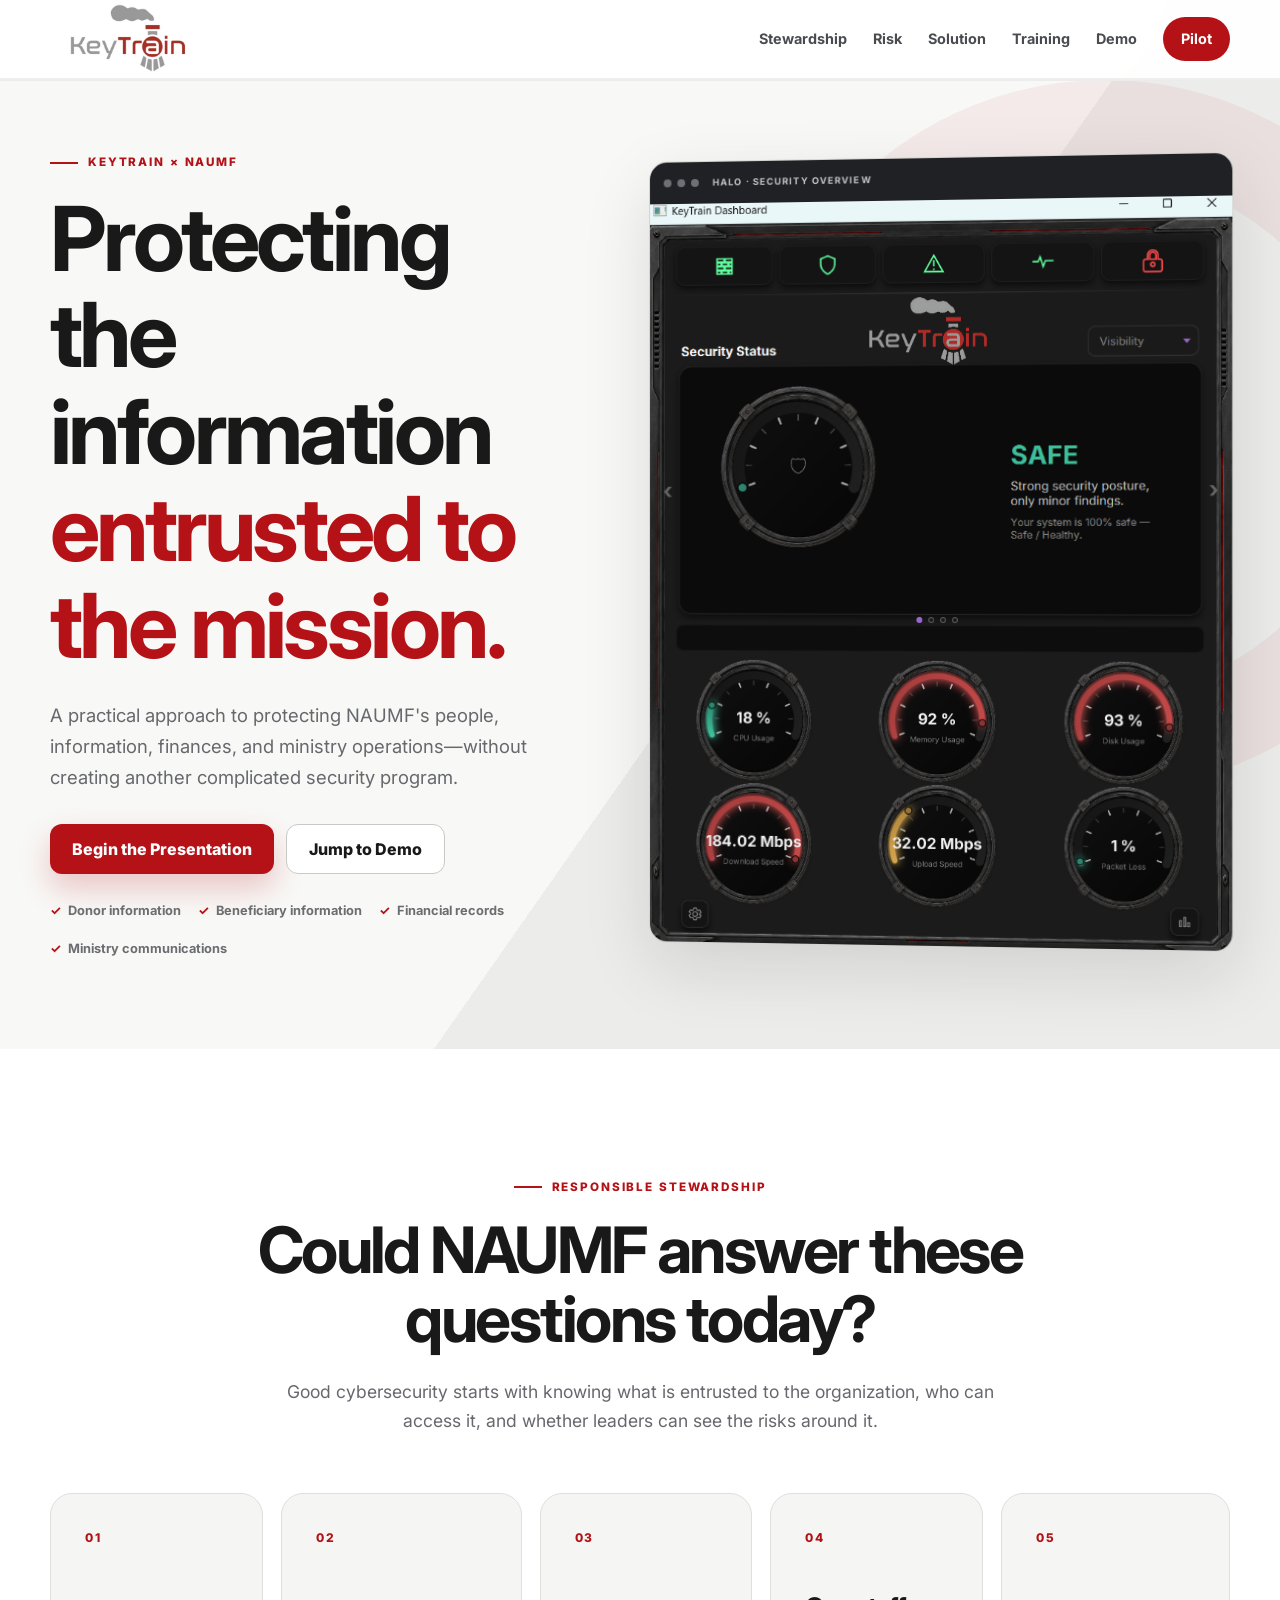
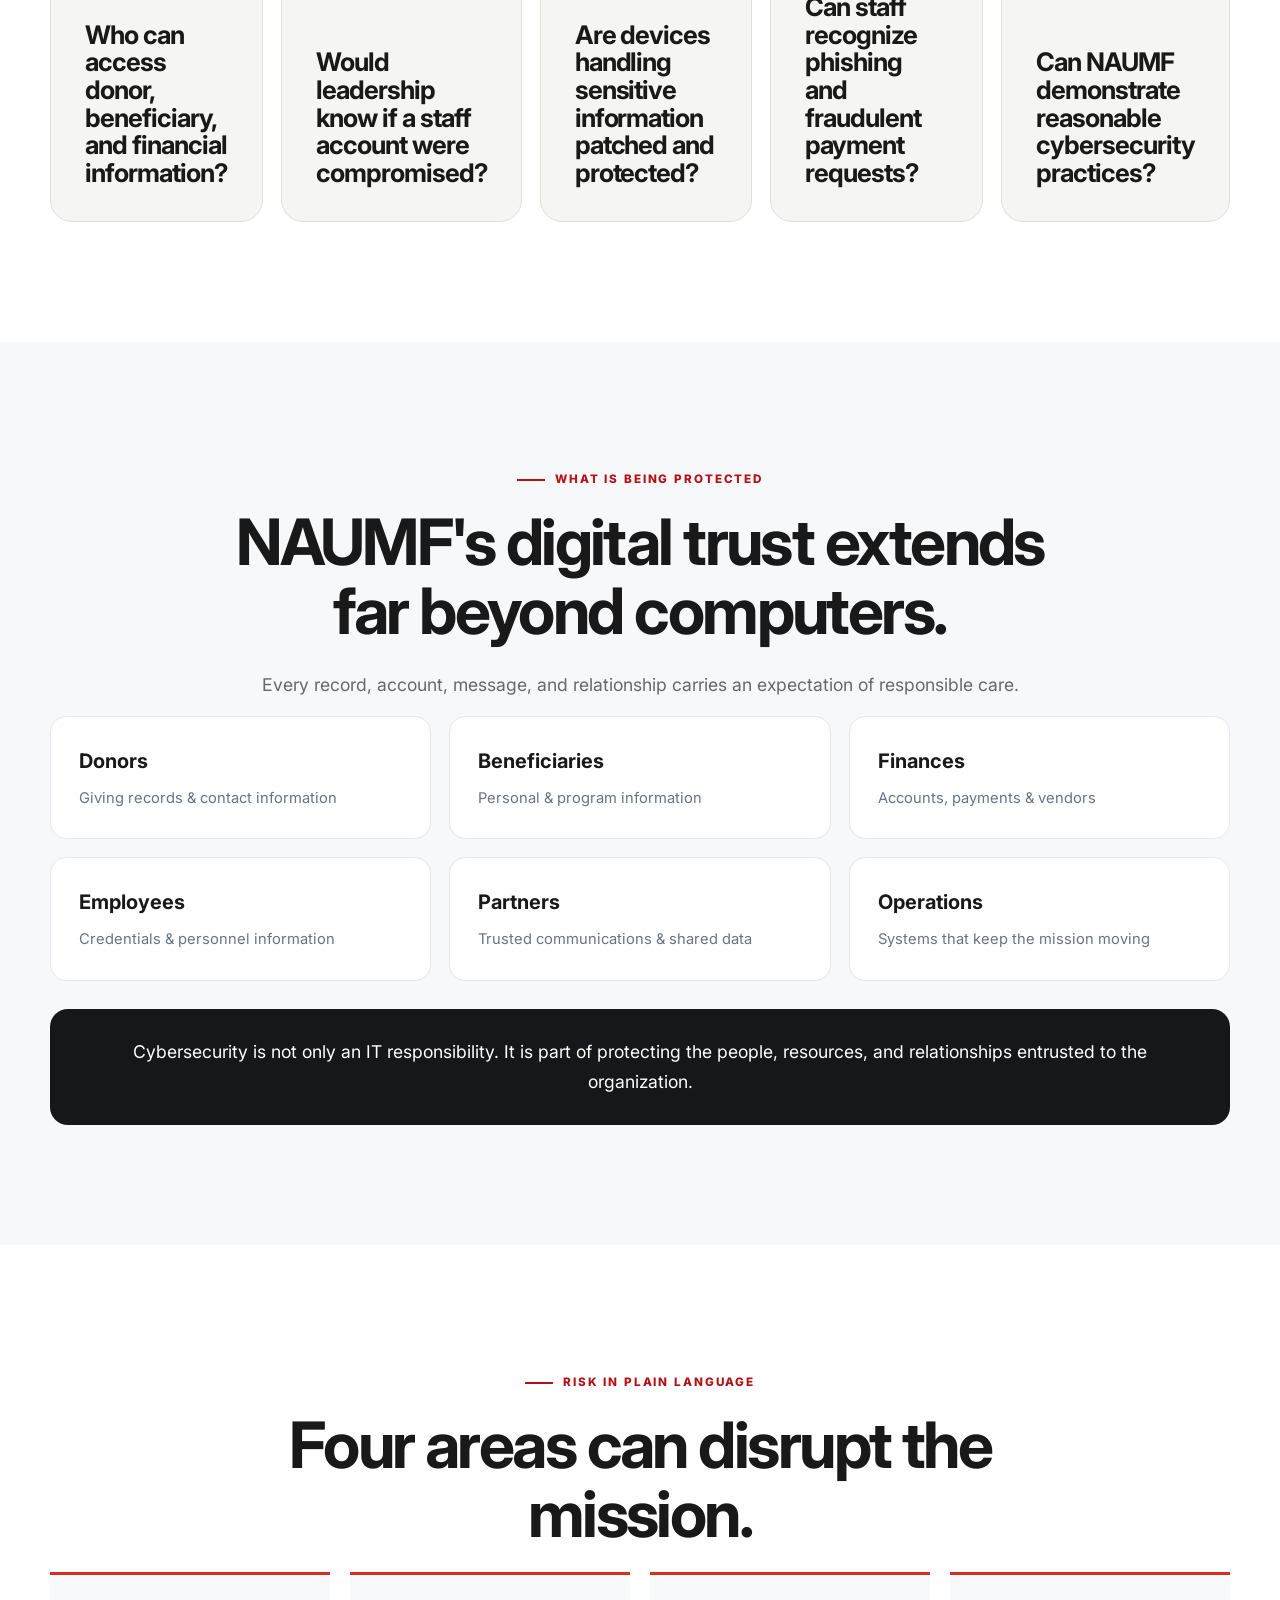
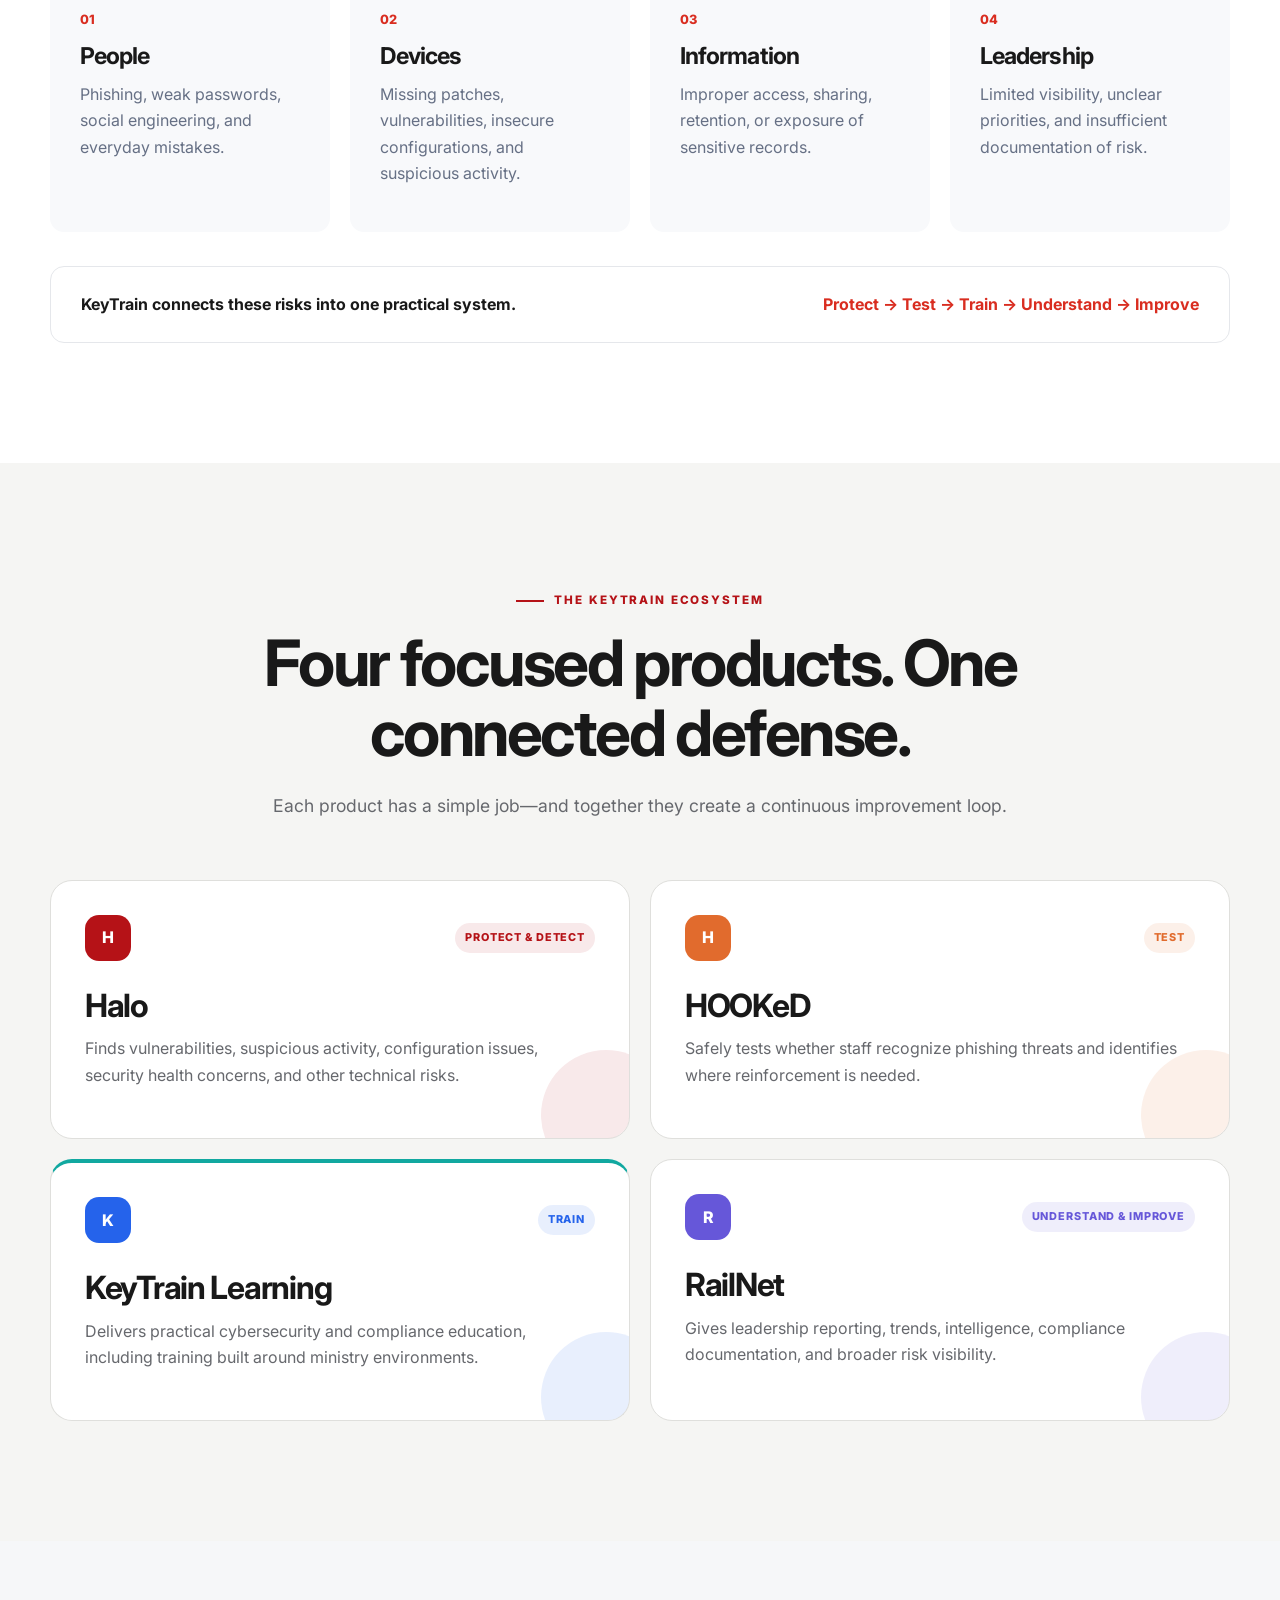
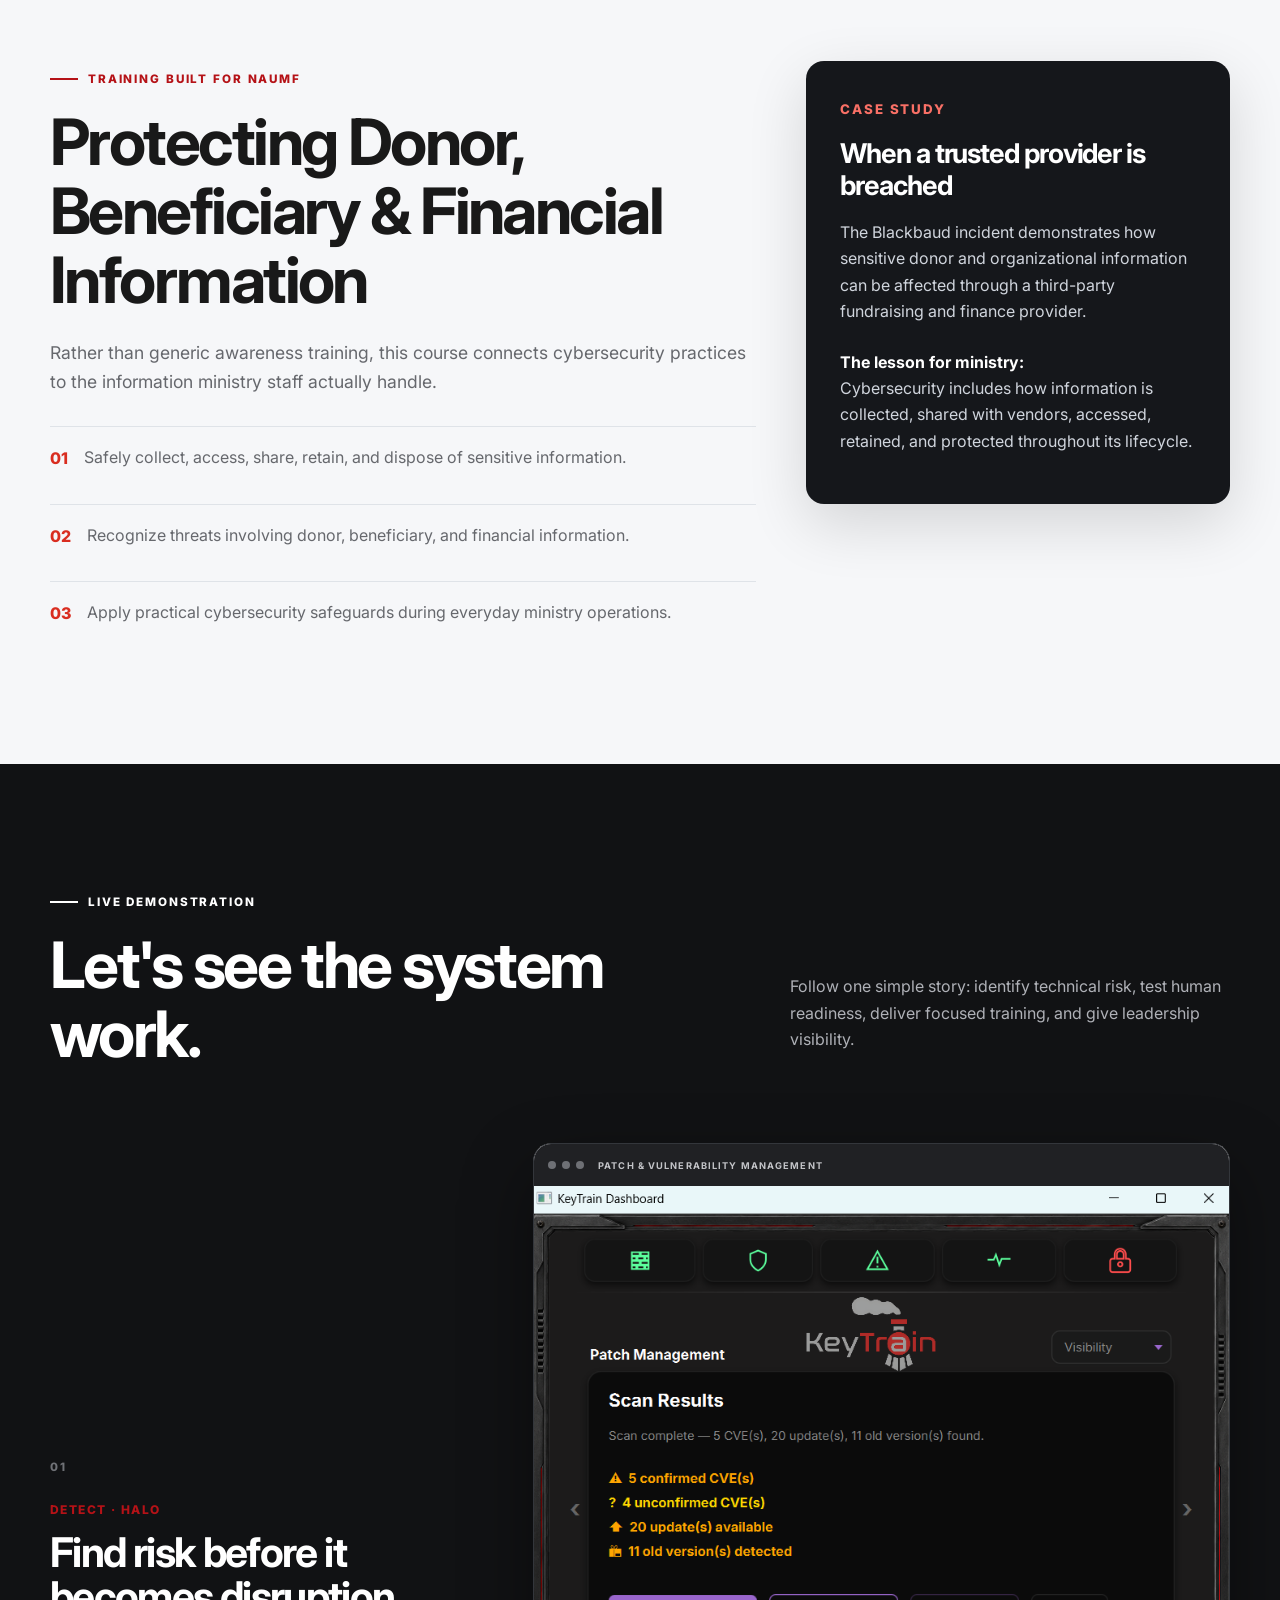
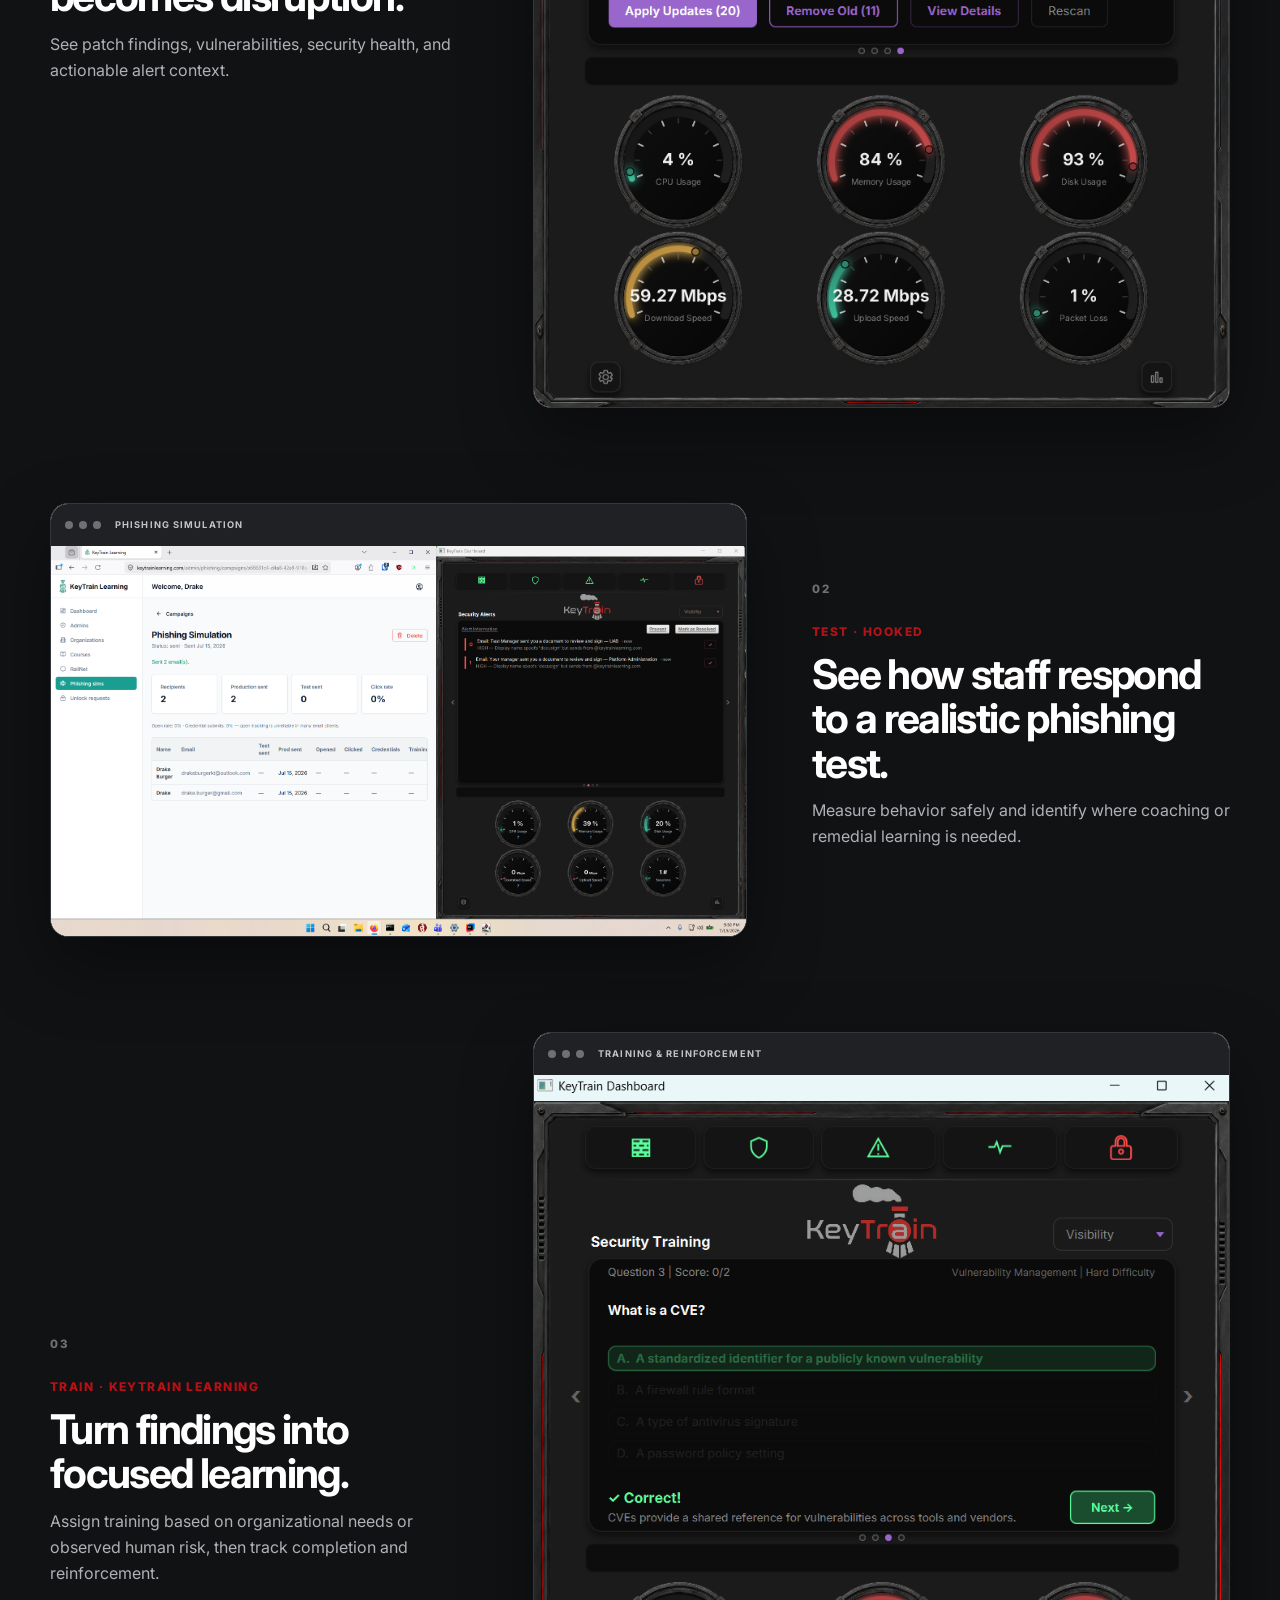
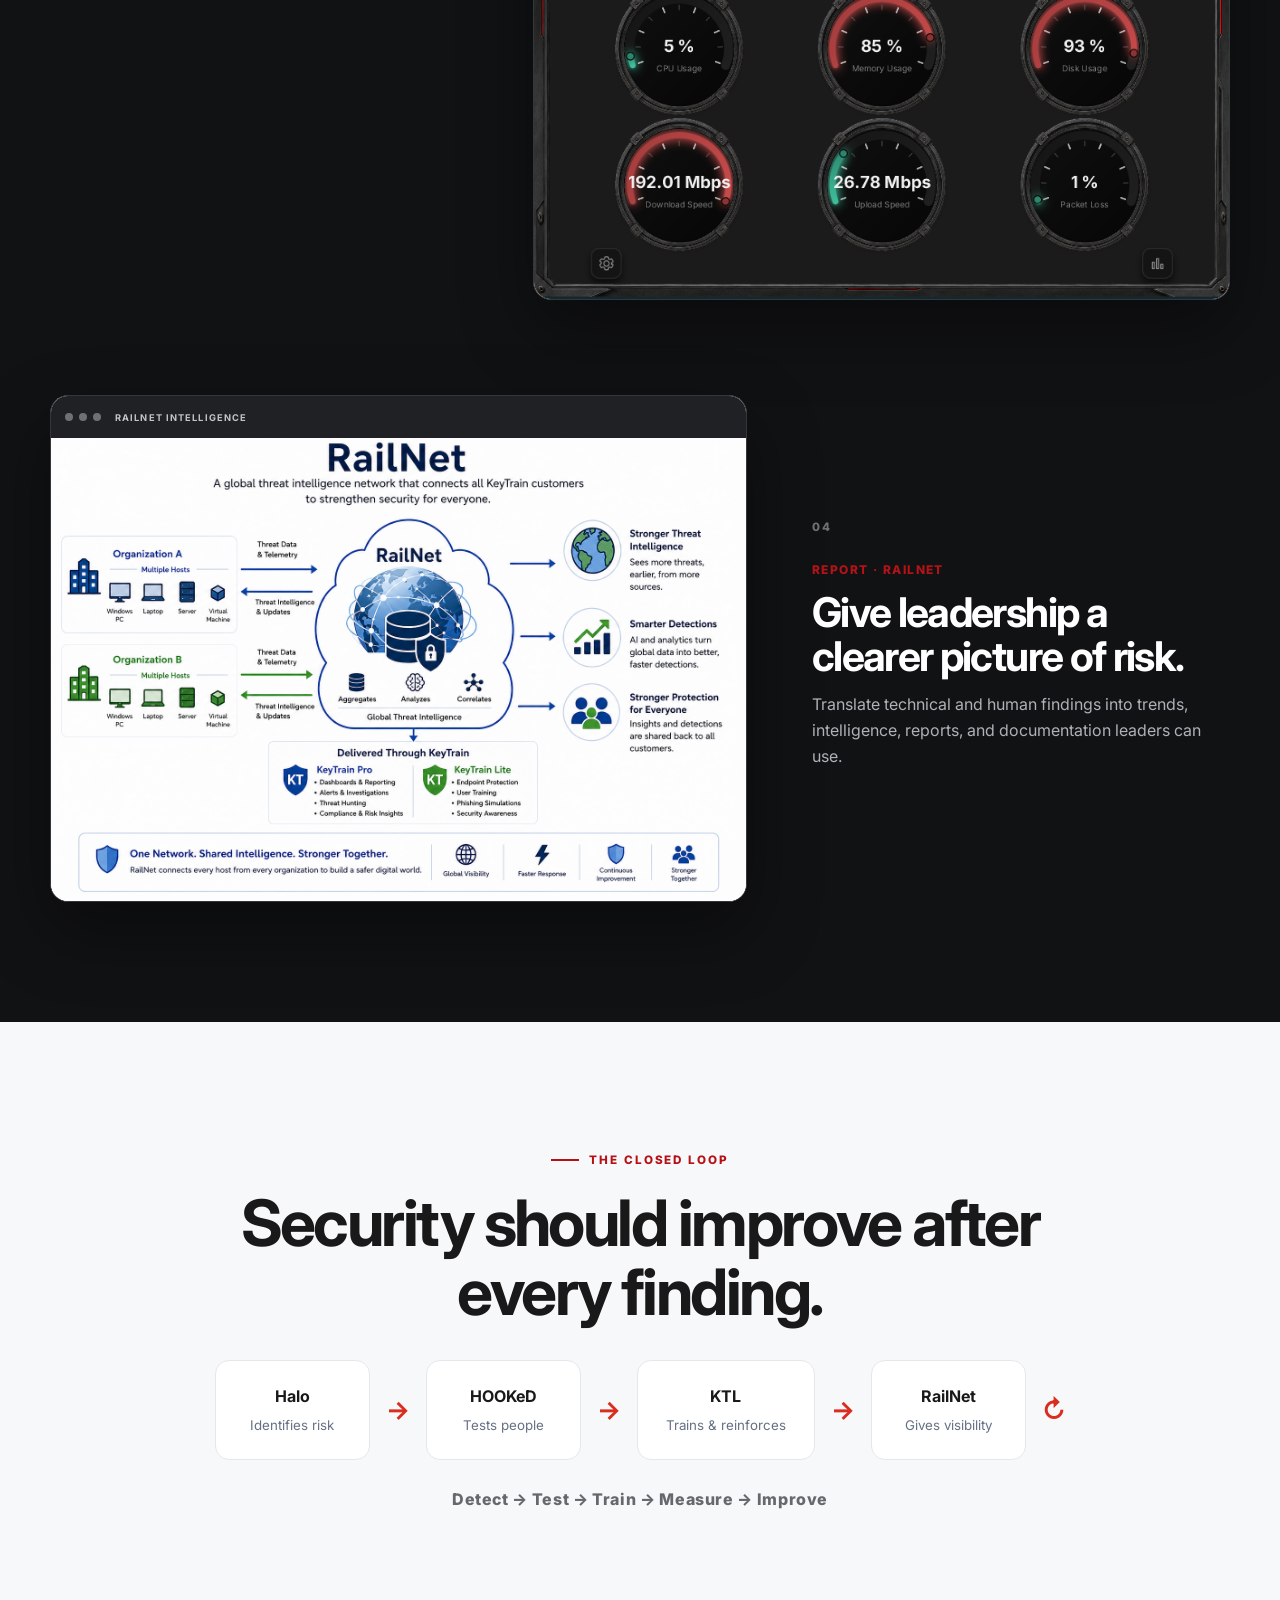
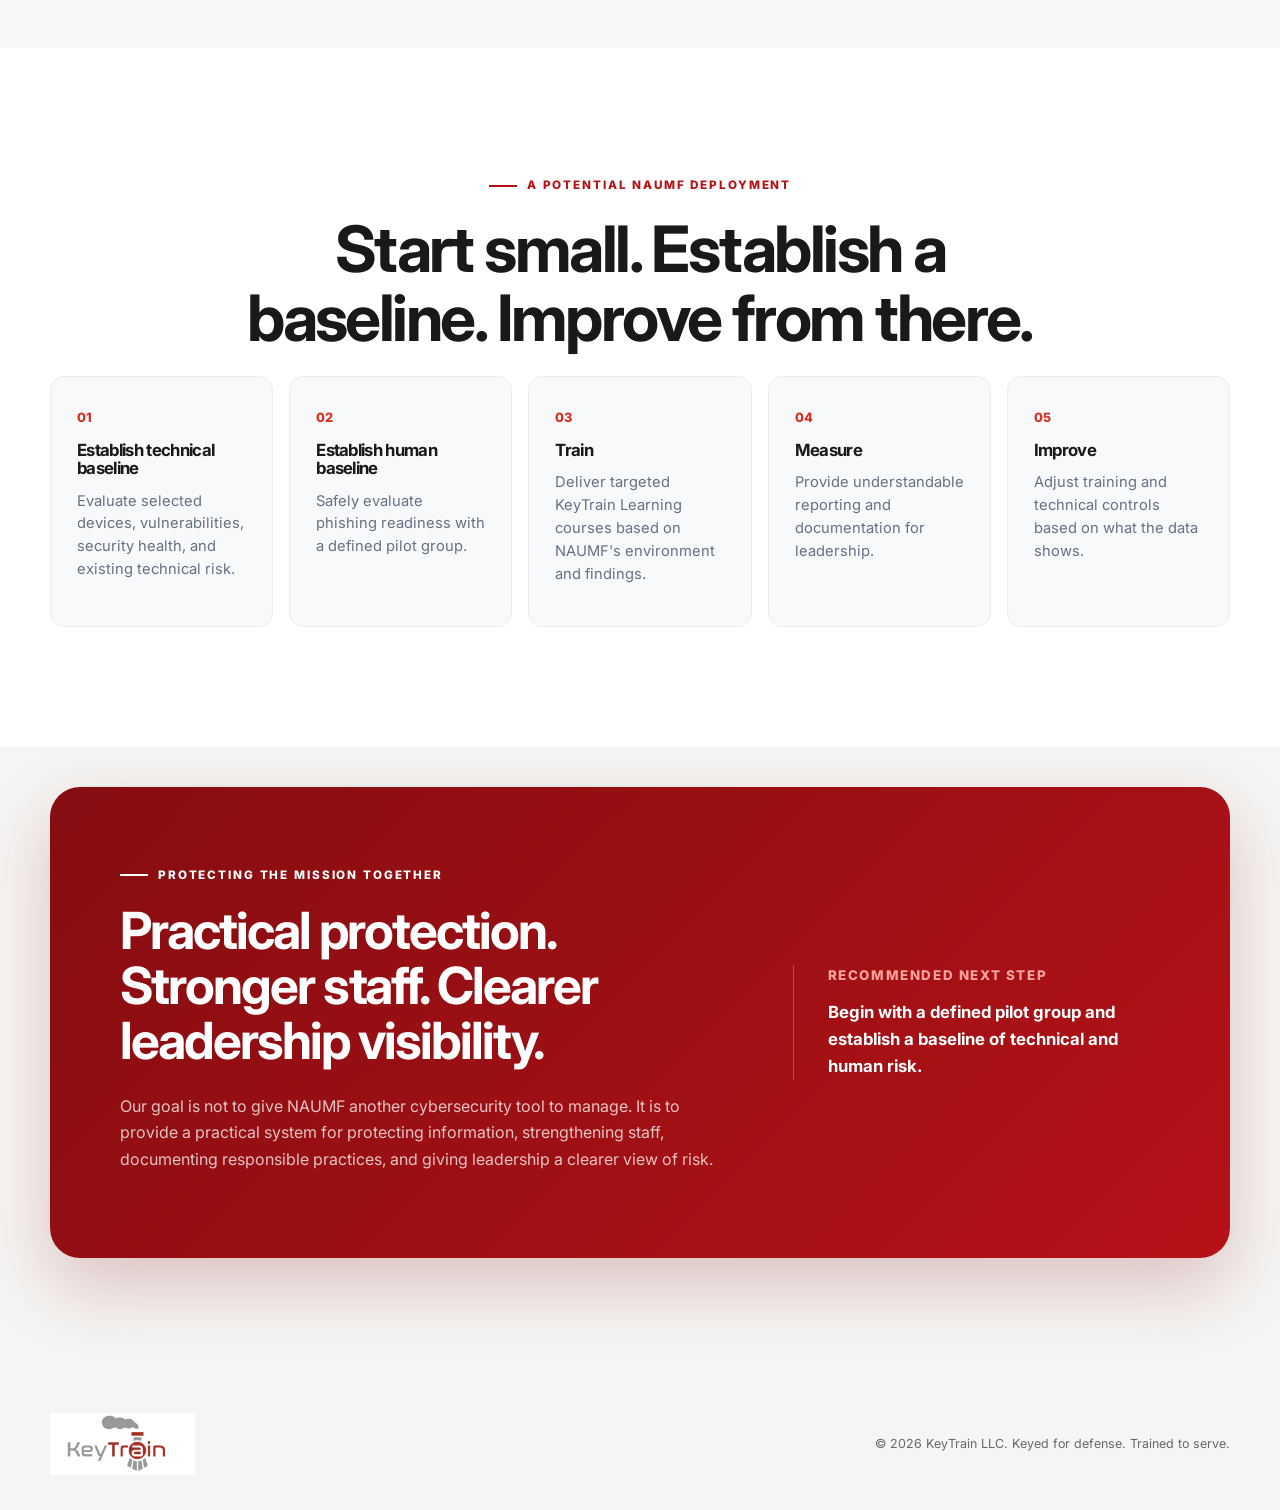
<file: index.html>
<!doctype html><html lang="en"><head><meta charset="utf-8"><meta name="viewport" content="width=device-width,initial-scale=1"><meta name="description" content="A KeyTrain cybersecurity presentation prepared for NAUMF."><title>KeyTrain × NAUMF | Protecting the Mission</title><link rel="preconnect" href="https://fonts.googleapis.com"><link rel="preconnect" href="https://fonts.gstatic.com" crossorigin><link href="https://fonts.googleapis.com/css2?family=Inter:wght@400;500;600;700;800&display=swap" rel="stylesheet"><link rel="stylesheet" href="styles.css"></head><body>
<a class="skip-link" href="#main">Skip to content</a><header class="site-header"><nav class="nav shell"><a class="brand" href="#home"><img src="assets/keytrain-logo.png" alt="KeyTrain"></a><button class="nav-toggle" type="button" aria-expanded="false" aria-controls="primary-links"><span class="sr-only">Toggle navigation</span><span></span><span></span><span></span></button><div class="nav-links" id="primary-links"><a href="#stewardship">Stewardship</a><a href="#risk">Risk</a><a href="#solution">Solution</a><a href="#training">Training</a><a href="#demo">Demo</a><a href="#pilot" class="nav-cta">Pilot</a></div></nav><div class="reading-progress"><span id="reading-progress"></span></div></header>
<main id="main">
<section class="hero naumf-hero" id="home"><div class="shell hero-grid"><div class="hero-copy reveal"><p class="eyebrow"><span></span>KEYTRAIN × NAUMF</p><h1>Protecting the information<br><em>entrusted to the mission.</em></h1><p class="hero-lead">A practical approach to protecting NAUMF's people, information, finances, and ministry operations—without creating another complicated security program.</p><div class="hero-actions"><a class="button button-primary" href="#stewardship">Begin the Presentation</a><a class="button button-secondary" href="#demo">Jump to Demo</a></div><div class="hero-trust"><span>Donor information</span><span>Beneficiary information</span><span>Financial records</span><span>Ministry communications</span></div></div><div class="hero-product reveal"><div class="product-window"><div class="window-bar"><span></span><span></span><span></span><small>HALO · SECURITY OVERVIEW</small></div><img src="assets/demo/home-screen.png" alt="Halo security overview"></div></div></div></section>

<section class="section questions" id="stewardship"><div class="shell narrow centered reveal"><p class="eyebrow"><span></span>Responsible stewardship</p><h2>Could NAUMF answer these questions today?</h2><p class="section-intro">Good cybersecurity starts with knowing what is entrusted to the organization, who can access it, and whether leaders can see the risks around it.</p></div><div class="shell question-grid five-grid"><article class="question-card reveal"><span>01</span><h3>Who can access donor, beneficiary, and financial information?</h3></article><article class="question-card reveal"><span>02</span><h3>Would leadership know if a staff account were compromised?</h3></article><article class="question-card reveal"><span>03</span><h3>Are devices handling sensitive information patched and protected?</h3></article><article class="question-card reveal"><span>04</span><h3>Can staff recognize phishing and fraudulent payment requests?</h3></article><article class="question-card reveal"><span>05</span><h3>Can NAUMF demonstrate reasonable cybersecurity practices?</h3></article></div></section>

<section class="section trust-section"><div class="shell narrow centered reveal"><p class="eyebrow"><span></span>What is being protected</p><h2>NAUMF's digital trust extends far beyond computers.</h2><p class="section-intro">Every record, account, message, and relationship carries an expectation of responsible care.</p></div><div class="shell trust-grid"><article class="trust-card reveal"><strong>Donors</strong><small>Giving records & contact information</small></article><article class="trust-card reveal"><strong>Beneficiaries</strong><small>Personal & program information</small></article><article class="trust-card reveal"><strong>Finances</strong><small>Accounts, payments & vendors</small></article><article class="trust-card reveal"><strong>Employees</strong><small>Credentials & personnel information</small></article><article class="trust-card reveal"><strong>Partners</strong><small>Trusted communications & shared data</small></article><article class="trust-card reveal"><strong>Operations</strong><small>Systems that keep the mission moving</small></article></div><div class="shell stewardship-statement reveal">Cybersecurity is not only an IT responsibility. It is part of protecting the people, resources, and relationships entrusted to the organization.</div></section>

<section class="section risk-section" id="risk"><div class="shell narrow centered reveal"><p class="eyebrow"><span></span>Risk in plain language</p><h2>Four areas can disrupt the mission.</h2></div><div class="shell risk-grid"><article class="risk-card reveal"><span>01</span><h3>People</h3><p>Phishing, weak passwords, social engineering, and everyday mistakes.</p></article><article class="risk-card reveal"><span>02</span><h3>Devices</h3><p>Missing patches, vulnerabilities, insecure configurations, and suspicious activity.</p></article><article class="risk-card reveal"><span>03</span><h3>Information</h3><p>Improper access, sharing, retention, or exposure of sensitive records.</p></article><article class="risk-card reveal"><span>04</span><h3>Leadership</h3><p>Limited visibility, unclear priorities, and insufficient documentation of risk.</p></article></div><div class="shell bridge reveal"><strong>KeyTrain connects these risks into one practical system.</strong><span>Protect → Test → Train → Understand → Improve</span></div></section>

<section class="section ecosystem" id="solution"><div class="shell narrow centered reveal"><p class="eyebrow"><span></span>The KeyTrain ecosystem</p><h2>Four focused products. One connected defense.</h2><p class="section-intro">Each product has a simple job—and together they create a continuous improvement loop.</p></div><div class="shell product-grid"><article class="product-card halo reveal"><div class="product-top"><span class="product-mark">H</span><span class="product-label">PROTECT & DETECT</span></div><h3>Halo</h3><p>Finds vulnerabilities, suspicious activity, configuration issues, security health concerns, and other technical risks.</p></article><article class="product-card hooked reveal"><div class="product-top"><span class="product-mark">H</span><span class="product-label">TEST</span></div><h3>HOOKeD</h3><p>Safely tests whether staff recognize phishing threats and identifies where reinforcement is needed.</p></article><article class="product-card learning reveal"><div class="product-top"><span class="product-mark">K</span><span class="product-label">TRAIN</span></div><h3>KeyTrain Learning</h3><p>Delivers practical cybersecurity and compliance education, including training built around ministry environments.</p></article><article class="product-card railnet reveal"><div class="product-top"><span class="product-mark">R</span><span class="product-label">UNDERSTAND & IMPROVE</span></div><h3>RailNet</h3><p>Gives leadership reporting, trends, intelligence, compliance documentation, and broader risk visibility.</p></article></div></section>

<section class="section training-section" id="training"><div class="shell training-grid"><div class="reveal"><p class="eyebrow"><span></span>Training built for NAUMF</p><h2>Protecting Donor, Beneficiary & Financial Information</h2><p class="section-intro">Rather than generic awareness training, this course connects cybersecurity practices to the information ministry staff actually handle.</p><div class="objective-list"><div><span>01</span><p>Safely collect, access, share, retain, and dispose of sensitive information.</p></div><div><span>02</span><p>Recognize threats involving donor, beneficiary, and financial information.</p></div><div><span>03</span><p>Apply practical cybersecurity safeguards during everyday ministry operations.</p></div></div></div><aside class="case-card reveal"><small>CASE STUDY</small><h3>When a trusted provider is breached</h3><p>The Blackbaud incident demonstrates how sensitive donor and organizational information can be affected through a third-party fundraising and finance provider.</p><strong>The lesson for ministry:</strong><p>Cybersecurity includes how information is collected, shared with vendors, accessed, retained, and protected throughout its lifecycle.</p></aside></div></section>

<section class="section demo" id="demo"><div class="shell demo-heading reveal"><div><p class="eyebrow light"><span></span>Live demonstration</p><h2>Let's see the system work.</h2></div><p>Follow one simple story: identify technical risk, test human readiness, deliver focused training, and give leadership visibility.</p></div><div class="shell demo-stack"><article class="demo-row reveal"><div class="demo-copy"><span class="demo-number">01</span><p class="demo-kicker">DETECT · HALO</p><h3>Find risk before it becomes disruption.</h3><p>See patch findings, vulnerabilities, security health, and actionable alert context.</p></div><div class="media-frame"><div class="window-bar"><span></span><span></span><span></span><small>PATCH & VULNERABILITY MANAGEMENT</small></div><img src="assets/demo/patch-scan-results.png" alt="Halo patch scan results"></div></article><article class="demo-row reverse reveal"><div class="demo-copy"><span class="demo-number">02</span><p class="demo-kicker">TEST · HOOKeD</p><h3>See how staff respond to a realistic phishing test.</h3><p>Measure behavior safely and identify where coaching or remedial learning is needed.</p></div><div class="media-frame"><div class="window-bar"><span></span><span></span><span></span><small>PHISHING SIMULATION</small></div><img src="assets/demo/phishing-simulation.png" alt="HOOKeD phishing simulation"></div></article><article class="demo-row reveal"><div class="demo-copy"><span class="demo-number">03</span><p class="demo-kicker">TRAIN · KEYTRAIN LEARNING</p><h3>Turn findings into focused learning.</h3><p>Assign training based on organizational needs or observed human risk, then track completion and reinforcement.</p></div><div class="media-frame"><div class="window-bar"><span></span><span></span><span></span><small>TRAINING & REINFORCEMENT</small></div><img src="assets/demo/security-quesitons.png" alt="KeyTrain training and security questions"></div></article><article class="demo-row reverse reveal"><div class="demo-copy"><span class="demo-number">04</span><p class="demo-kicker">REPORT · RAILNET</p><h3>Give leadership a clearer picture of risk.</h3><p>Translate technical and human findings into trends, intelligence, reports, and documentation leaders can use.</p></div><div class="media-frame"><div class="window-bar"><span></span><span></span><span></span><small>RAILNET INTELLIGENCE</small></div><img src="assets/railnet-overview.png" alt="RailNet intelligence overview"></div></article></div></section>

<section class="section loop-section"><div class="shell narrow centered reveal"><p class="eyebrow"><span></span>The closed loop</p><h2>Security should improve after every finding.</h2></div><div class="shell loop-flow reveal"><div><strong>Halo</strong><small>Identifies risk</small></div><b>→</b><div><strong>HOOKeD</strong><small>Tests people</small></div><b>→</b><div><strong>KTL</strong><small>Trains & reinforces</small></div><b>→</b><div><strong>RailNet</strong><small>Gives visibility</small></div><b>↻</b></div><p class="loop-caption">Detect → Test → Train → Measure → Improve</p></section>

<section class="section pilot-section" id="pilot"><div class="shell narrow centered reveal"><p class="eyebrow"><span></span>A potential NAUMF deployment</p><h2>Start small. Establish a baseline. Improve from there.</h2></div><div class="shell pilot-grid"><article class="reveal"><span>01</span><h3>Establish technical baseline</h3><p>Evaluate selected devices, vulnerabilities, security health, and existing technical risk.</p></article><article class="reveal"><span>02</span><h3>Establish human baseline</h3><p>Safely evaluate phishing readiness with a defined pilot group.</p></article><article class="reveal"><span>03</span><h3>Train</h3><p>Deliver targeted KeyTrain Learning courses based on NAUMF's environment and findings.</p></article><article class="reveal"><span>04</span><h3>Measure</h3><p>Provide understandable reporting and documentation for leadership.</p></article><article class="reveal"><span>05</span><h3>Improve</h3><p>Adjust training and technical controls based on what the data shows.</p></article></div></section>

<section class="section closing"><div class="shell closing-card reveal"><div><p class="eyebrow light"><span></span>Protecting the mission together</p><h2>Practical protection. Stronger staff. Clearer leadership visibility.</h2><p>Our goal is not to give NAUMF another cybersecurity tool to manage. It is to provide a practical system for protecting information, strengthening staff, documenting responsible practices, and giving leadership a clearer view of risk.</p></div><div class="next-step"><small>RECOMMENDED NEXT STEP</small><strong>Begin with a defined pilot group and establish a baseline of technical and human risk.</strong></div></div></section>
</main><footer><div class="shell"><img src="assets/keytrain-logo.png" alt="KeyTrain"><p>© <span id="year"></span> KeyTrain LLC. Keyed for defense. Trained to serve.</p></div></footer><script src="script.js"></script></body></html>
</file>
<file: styles.css>
:root {
  --ink: #191919;
  --muted: #66686d;
  --paper: #f5f5f3;
  --white: #ffffff;
  --line: #dfdfdc;
  --charcoal: #202124;
  --black: #111214;
  --crimson: #b51217;
  --crimson-dark: #850d11;
  --gray: #9b9b9b;
  --lms-blue: #2563eb;
  --lms-teal: #11a8a0;
  --hook-orange: #e16b2d;
  --rail-purple: #6657d9;
  --shadow: 0 24px 70px rgba(18,18,18,.12);
  --radius: 22px;
  --shell: min(1180px, calc(100vw - 40px));
}
* { box-sizing: border-box; }
html { scroll-behavior: smooth; }
body { margin: 0; color: var(--ink); background: var(--white); font-family: Inter, system-ui, sans-serif; line-height: 1.65; overflow-x: hidden; }
img { max-width: 100%; display: block; }
a { color: inherit; }
h1,h2,h3,p { margin-top: 0; }
h1,h2,h3 { line-height: 1.08; letter-spacing: -.04em; }
h1 { font-size: clamp(3.35rem, 7vw, 6.7rem); margin-bottom: 26px; }
h2 { font-size: clamp(2.4rem, 5vw, 4.75rem); margin-bottom: 24px; }
h3 { font-size: clamp(1.3rem, 2vw, 1.7rem); margin-bottom: 12px; }
p { color: var(--muted); }
ul { margin: 0; padding-left: 20px; }
li + li { margin-top: 7px; }
.shell { width: var(--shell); margin-inline: auto; }
.narrow { max-width: 810px; }
.centered { text-align: center; }
.section { padding: 120px 0; position: relative; }
.section-intro { font-size: 1.1rem; max-width: 760px; }
.centered .section-intro { margin-inline: auto; }
.sr-only { position: absolute; width: 1px; height: 1px; overflow: hidden; clip: rect(0,0,0,0); }
.skip-link { position: fixed; left: 20px; top: -60px; background: #fff; padding: 10px 14px; z-index: 9999; }
.skip-link:focus { top: 20px; }

.site-header { position: fixed; inset: 0 0 auto; z-index: 1000; background: rgba(255,255,255,.94); backdrop-filter: blur(16px); border-bottom: 1px solid rgba(17,18,20,.08); }
.nav { min-height: 78px; display: flex; align-items: center; gap: 30px; }
.brand { width: 170px; display: block; }
.nav-links { margin-left: auto; display: flex; align-items: center; gap: 26px; }
.nav-links a { text-decoration: none; font-size: .9rem; font-weight: 700; color: #494b4f; }
.nav-links a:hover,.nav-links a.active { color: var(--crimson); }
.nav-links .nav-cta { background: var(--crimson); color: #fff; border-radius: 999px; padding: 10px 18px; }
.nav-links .nav-cta:hover { color: #fff; background: var(--crimson-dark); }
.nav-toggle { display: none; margin-left: auto; border: 0; background: none; }
.nav-toggle span:not(.sr-only) { display: block; width: 25px; height: 2px; background: var(--ink); margin: 5px; }
.reading-progress { height: 2px; background: #eee; }
.reading-progress span { display: block; height: 100%; width: 0; background: var(--crimson); }

.eyebrow { display: inline-flex; align-items: center; gap: 10px; color: var(--crimson); text-transform: uppercase; letter-spacing: .16em; font-size: .73rem; font-weight: 800; margin-bottom: 18px; }
.eyebrow span { width: 28px; height: 2px; background: currentColor; }
.eyebrow.light { color: #fff; }

.hero { min-height: 100vh; display: flex; align-items: center; padding: 145px 0 90px; background: linear-gradient(125deg, #f8f8f6 0 58%, #ececeb 58% 100%); }
.hero::after { content:""; position:absolute; right:-180px; top:80px; width:520px; height:520px; border: 95px solid rgba(181,18,23,.06); border-radius:50%; }
.hero-grid { display: grid; grid-template-columns: .95fr 1.05fr; align-items: center; gap: 65px; position: relative; z-index: 1; }
.hero h1 em { color: var(--crimson); font-style: normal; }
.hero-lead { font-size: 1.16rem; max-width: 650px; }
.hero-actions { display: flex; gap: 12px; flex-wrap: wrap; margin-top: 32px; }
.button { min-height: 50px; display: inline-flex; align-items: center; justify-content: center; padding: 0 22px; border-radius: 12px; text-decoration: none; font-weight: 800; transition: .2s ease; }
.button:hover { transform: translateY(-2px); }
.button-primary { background: var(--crimson); color: #fff; box-shadow: 0 14px 30px rgba(181,18,23,.22); }
.button-primary:hover { background: var(--crimson-dark); }
.button-secondary { border: 1px solid #c9c9c6; background: #fff; }
.hero-trust { display: flex; flex-wrap: wrap; gap: 17px; margin-top: 26px; font-size: .8rem; font-weight: 700; color: #6b6d70; }
.hero-trust span::before { content: "✓"; color: var(--crimson); margin-right: 7px; }
.product-window,.media-frame { overflow: hidden; border: 1px solid #d3d3d0; border-radius: 18px; background: #fff; box-shadow: var(--shadow); }
.product-window { transform: perspective(1200px) rotateY(-3deg); }
.window-bar { min-height: 42px; display:flex; align-items:center; gap:6px; padding:0 14px; background:#202124; }
.window-bar span { width:8px; height:8px; border-radius:50%; background:#6e7075; }
.window-bar small { color:#c3c4c8; margin-left:8px; font-size:.58rem; letter-spacing:.12em; font-weight:700; }

.questions { background: #fff; }
.question-grid { display: grid; grid-template-columns: repeat(2,1fr); gap: 18px; margin-top: 58px; }
.question-card { min-height: 220px; padding: 34px; border: 1px solid var(--line); border-radius: var(--radius); background: var(--paper); display:flex; flex-direction:column; justify-content:space-between; transition:.2s ease; }
.question-card:hover { border-color: rgba(181,18,23,.35); transform: translateY(-3px); box-shadow: 0 16px 40px rgba(18,18,18,.08); }
.question-card span { color: var(--crimson); font-size: .75rem; letter-spacing: .15em; font-weight: 800; }
.question-card h3 { max-width: 440px; margin: 45px 0 0; }

.ecosystem { background: var(--paper); }
.product-grid { display:grid; grid-template-columns: repeat(2,1fr); gap:20px; margin-top:60px; }
.product-card { background:#fff; border:1px solid var(--line); border-radius:var(--radius); padding:34px; position:relative; overflow:hidden; }
.product-card::after { content:""; position:absolute; right:-42px; bottom:-42px; width:130px; height:130px; border-radius:50%; background:var(--accent-soft); }
.product-top { display:flex; align-items:center; justify-content:space-between; margin-bottom:28px; }
.product-mark { width:46px; height:46px; border-radius:14px; display:grid; place-items:center; color:#fff; background:var(--accent); font-weight:800; }
.product-label { color:var(--accent); background:var(--accent-soft); border-radius:999px; padding:6px 10px; font-size:.68rem; font-weight:800; text-transform:uppercase; letter-spacing:.08em; }
.product-card h3 { font-size:2rem; }
.product-card ul { color:#4f5155; font-size:.92rem; }
.product-card.halo { --accent:var(--crimson); --accent-soft:rgba(181,18,23,.09); }
.product-card.learning { --accent:var(--lms-blue); --accent-soft:rgba(37,99,235,.10); border-top:4px solid var(--lms-teal); }
.product-card.hooked { --accent:var(--hook-orange); --accent-soft:rgba(225,107,45,.10); }
.product-card.railnet { --accent:var(--rail-purple); --accent-soft:rgba(102,87,217,.10); }

.demo { background: var(--black); color:#fff; }
.demo p { color:#afb1b7; }
.demo-heading { display:grid; grid-template-columns:1.2fr .8fr; gap:80px; align-items:end; margin-bottom:75px; }
.demo-heading h2 { margin-bottom:0; }
.demo-stack { display:grid; gap:95px; }
.demo-row { display:grid; grid-template-columns:.75fr 1.25fr; gap:65px; align-items:center; }
.demo-row.reverse { grid-template-columns:1.25fr .75fr; }
.demo-row.reverse .demo-copy { order:2; }
.demo-number { color:#6f7176; font-size:.72rem; letter-spacing:.18em; font-weight:800; }
.demo-kicker { color:var(--crimson) !important; font-weight:800; text-transform:uppercase; letter-spacing:.12em; font-size:.75rem; margin:22px 0 10px; }
.learning-row .demo-kicker { color:var(--lms-teal) !important; }
.demo-copy h3 { font-size:clamp(2rem,3.2vw,3.2rem); }
.demo-copy ul { color:#d3d4d7; }
.media-frame { border-color:#33363b; box-shadow:0 28px 70px rgba(0,0,0,.4); }
.media-placeholder { min-height:420px; border:1px dashed #55585e; border-radius:20px; display:flex; flex-direction:column; align-items:center; justify-content:center; text-align:center; padding:40px; background:linear-gradient(145deg,#1b1d21,#111214); }
.media-placeholder strong { font-size:1.15rem; }
.media-placeholder small { color:#787b82; margin-top:8px; }
.placeholder-icon { width:72px; height:72px; display:grid; place-items:center; border-radius:20px; background:#292b30; color:#fff; font-size:1.5rem; margin-bottom:22px; }
.learning-placeholder { border-color:rgba(17,168,160,.55); background:radial-gradient(circle at 70% 20%,rgba(37,99,235,.2),transparent 35%),linear-gradient(145deg,#13232b,#111214); }
.learning-placeholder .placeholder-icon { background:linear-gradient(135deg,var(--lms-blue),var(--lms-teal)); }
.hooked-placeholder { border-color:rgba(225,107,45,.55); }
.hooked-placeholder .placeholder-icon { background:var(--hook-orange); }
.railnet-placeholder { border-color:rgba(102,87,217,.55); }
.railnet-placeholder .placeholder-icon { background:var(--rail-purple); }

.churches { background:#fff; }
.church-grid { display:grid; grid-template-columns:1fr 1fr; gap:90px; align-items:start; }
.text-link { color:var(--crimson); text-decoration:none; font-weight:800; }
.text-link span { margin-left:8px; transition:.2s; }
.text-link:hover span { margin-left:13px; }
.value-grid { display:grid; gap:14px; }
.value-card { border:1px solid var(--line); border-radius:18px; padding:28px; background:var(--paper); display:grid; grid-template-columns:auto 1fr; column-gap:20px; }
.value-card span { color:var(--crimson); font-size:.72rem; font-weight:800; letter-spacing:.14em; }
.value-card h3,.value-card p { grid-column:2; }
.value-card p { margin-bottom:0; }

.closing { background:var(--paper); padding-top:40px; }
.closing-card { background:linear-gradient(135deg,var(--crimson-dark),var(--crimson)); color:#fff; border-radius:30px; padding:70px; display:grid; grid-template-columns:1.25fr .75fr; gap:60px; align-items:center; box-shadow:0 28px 70px rgba(133,13,17,.22); }
.closing-card p { color:rgba(255,255,255,.75); }
.closing-card h2 { font-size:clamp(2.5rem,4vw,4rem); }
.closing-actions { display:flex; flex-direction:column; gap:16px; align-items:flex-start; }
.button-light { background:#fff; color:var(--crimson-dark); }
.contact-link { color:#fff; text-underline-offset:5px; }
footer { padding:35px 0; background:var(--paper); }
footer .shell { display:flex; align-items:center; justify-content:space-between; gap:30px; }
footer img { width:145px; }
footer p { margin:0; font-size:.78rem; }

.reveal { opacity:0; transform:translateY(22px); transition:opacity .7s ease,transform .7s ease; }
.reveal.visible { opacity:1; transform:none; }

@media (max-width: 920px) {
  .nav-toggle { display:block; }
  .nav-links { display:none; position:absolute; left:20px; right:20px; top:82px; flex-direction:column; align-items:stretch; background:#fff; padding:20px; border:1px solid var(--line); border-radius:16px; box-shadow:var(--shadow); }
  .nav-links.open { display:flex; }
  .hero-grid,.demo-heading,.demo-row,.demo-row.reverse,.church-grid,.closing-card { grid-template-columns:1fr; }
  .demo-row.reverse .demo-copy { order:0; }
  .hero { background:#f8f8f6; }
  .product-window { transform:none; }
  .demo-heading { gap:20px; }
  .church-grid { gap:50px; }
}
@media (max-width: 680px) {
  :root { --shell:min(100% - 28px,1180px); }
  .section { padding:85px 0; }
  .hero { padding-top:120px; }
  h1 { font-size:3.2rem; }
  .question-grid,.product-grid { grid-template-columns:1fr; }
  .question-card { min-height:180px; }
  .demo-row { gap:32px; }
  .media-placeholder { min-height:300px; }
  .closing-card { padding:40px 26px; }
  footer .shell { flex-direction:column; align-items:flex-start; }
}
/* NAUMF presentation additions */
.naumf-hero .hero-trust{flex-wrap:wrap}.five-grid{grid-template-columns:repeat(5,1fr)}.five-grid .question-card{min-height:210px}.trust-section{background:#f7f8fa}.trust-grid{display:grid;grid-template-columns:repeat(3,1fr);gap:18px}.trust-card{background:#fff;border:1px solid #e5e7eb;border-radius:16px;padding:28px;display:flex;flex-direction:column;gap:8px}.trust-card strong{font-size:1.25rem}.trust-card small{color:#697386;font-size:.92rem}.stewardship-statement{margin-top:28px;background:#15171b;color:#fff;border-radius:18px;padding:28px 34px;text-align:center;font-size:1.1rem;line-height:1.7}.risk-section{background:#fff}.risk-grid{display:grid;grid-template-columns:repeat(4,1fr);gap:20px}.risk-card{border-top:3px solid #d92d20;background:#f8f9fb;padding:30px;border-radius:0 0 14px 14px}.risk-card span,.pilot-grid span{font-size:.8rem;font-weight:800;color:#d92d20}.risk-card h3{font-size:1.45rem;margin:12px 0}.risk-card p{color:#667085;line-height:1.65}.bridge{margin-top:34px;display:flex;justify-content:space-between;gap:20px;align-items:center;padding:24px 30px;border:1px solid #e5e7eb;border-radius:14px}.bridge span{font-weight:700;color:#d92d20}.training-section{background:#f6f7f9}.training-grid{display:grid;grid-template-columns:1.25fr .75fr;gap:50px;align-items:start}.objective-list{margin-top:30px;display:grid;gap:14px}.objective-list div{display:flex;gap:16px;align-items:flex-start;padding:18px 0;border-top:1px solid #dfe3e8}.objective-list span{font-weight:800;color:#d92d20}.objective-list p{margin:0;line-height:1.6}.case-card{background:#15171b;color:#fff;padding:34px;border-radius:18px;box-shadow:0 20px 60px rgba(0,0,0,.14)}.case-card small{font-weight:800;letter-spacing:.14em;color:#f97066}.case-card h3{font-size:1.7rem;line-height:1.2;margin:16px 0}.case-card p{color:#d0d5dd;line-height:1.65}.case-card strong{display:block;margin-top:24px}.loop-section{background:#f7f8fa}.loop-flow{display:flex;align-items:center;justify-content:center;gap:16px;margin-top:34px;flex-wrap:wrap}.loop-flow div{background:#fff;border:1px solid #e4e7ec;border-radius:14px;padding:22px 28px;text-align:center;min-width:155px}.loop-flow strong,.loop-flow small{display:block}.loop-flow small{color:#667085;margin-top:5px}.loop-flow b{font-size:1.6rem;color:#d92d20}.loop-caption{text-align:center;font-weight:800;margin-top:26px;letter-spacing:.04em}.pilot-section{background:#fff}.pilot-grid{display:grid;grid-template-columns:repeat(5,1fr);gap:16px}.pilot-grid article{background:#f8f9fb;border:1px solid #eaecf0;border-radius:14px;padding:26px}.pilot-grid h3{font-size:1.05rem;margin:12px 0}.pilot-grid p{font-size:.92rem;color:#667085;line-height:1.55}.next-step{max-width:390px;border-left:1px solid rgba(255,255,255,.25);padding-left:34px}.next-step small{display:block;letter-spacing:.12em;font-weight:800;color:#fda29b;margin-bottom:12px}.next-step strong{font-size:1.05rem;line-height:1.6}.closing-card{align-items:center}
@media(max-width:1000px){.five-grid,.pilot-grid{grid-template-columns:repeat(2,1fr)}.risk-grid{grid-template-columns:repeat(2,1fr)}.training-grid{grid-template-columns:1fr}.trust-grid{grid-template-columns:repeat(2,1fr)}}@media(max-width:640px){.five-grid,.pilot-grid,.risk-grid,.trust-grid{grid-template-columns:1fr}.bridge{flex-direction:column;align-items:flex-start}.next-step{border-left:0;border-top:1px solid rgba(255,255,255,.25);padding:24px 0 0}.loop-flow{flex-direction:column}.loop-flow b{transform:rotate(90deg)}}
</file>
